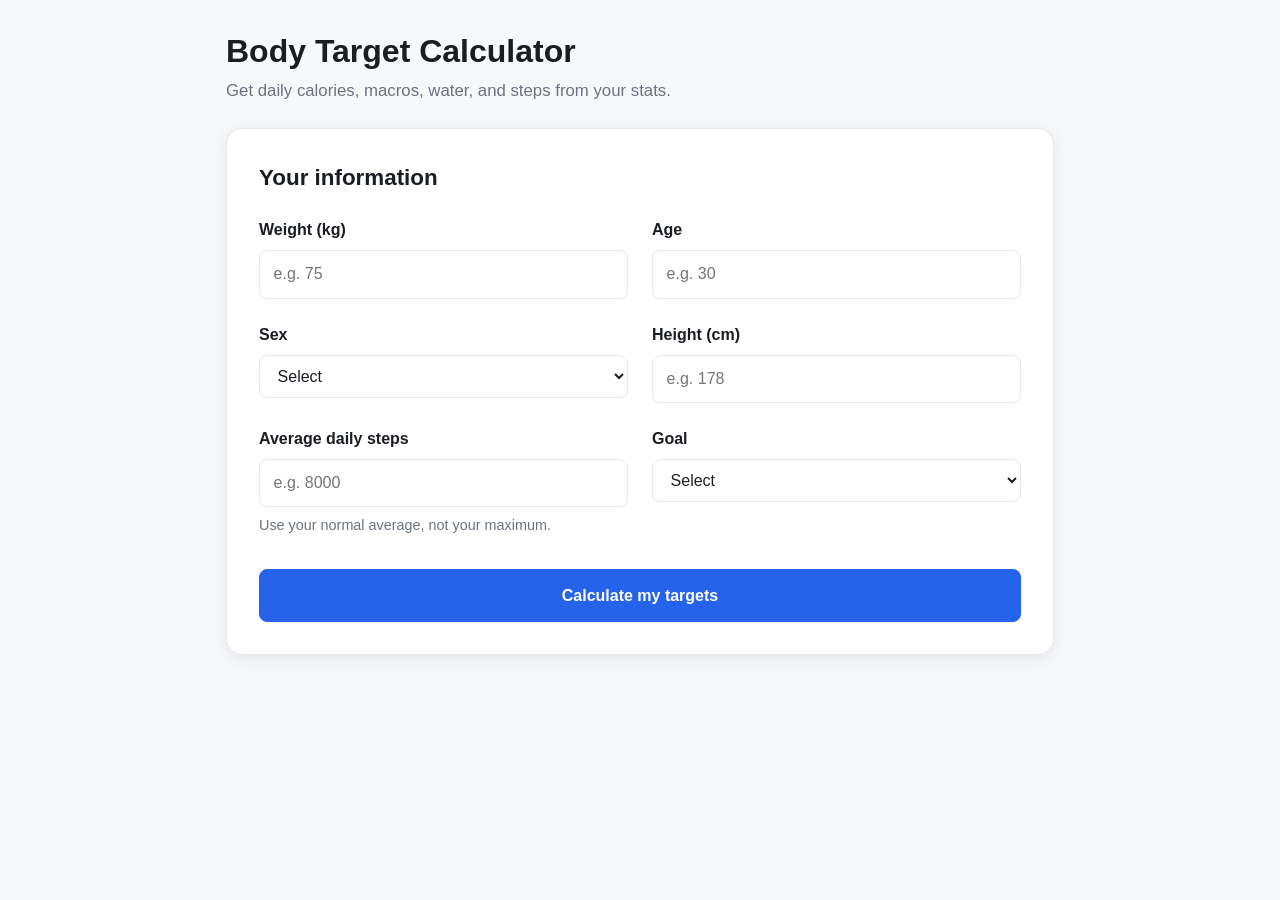
<file: Body Calculator/body-calculator-with-muse-spark/index.html>
<!DOCTYPE html>
<html lang="en">
<head>
  <meta charset="UTF-8">
  <meta name="viewport" content="width=device-width, initial-scale=1.0">
  <title>Body Target Calculator</title>
  <meta name="description" content="Calculate your calorie, macro, water and step targets from weight, height, age, sex, steps and goal.">
  <link rel="stylesheet" href="style.css">
  <script src="app.js" defer></script>
</head>
<body>
  <main class="page">
    <header class="page-header">
      <h1>Body Target Calculator</h1>
      <p class="subtitle">Get daily calories, macros, water, and steps from your stats.</p>
    </header>

    <section class="card" aria-labelledby="info-heading">
      <h2 id="info-heading">Your information</h2>
      <form id="calc-form" novalidate>
        <div class="input-grid">
          <div class="field">
            <label for="weight">Weight (kg)</label>
            <input type="number" id="weight" name="weight" required min="30" max="300" step="0.1" placeholder="e.g. 75" autocomplete="off">
            <p class="error" id="weight-error" aria-live="polite"></p>
          </div>

          <div class="field">
            <label for="age">Age</label>
            <input type="number" id="age" name="age" required min="14" max="90" step="1" placeholder="e.g. 30" autocomplete="off">
            <p class="error" id="age-error" aria-live="polite"></p>
          </div>

          <div class="field">
            <label for="sex">Sex</label>
            <select id="sex" name="sex" required>
              <option value="" disabled selected>Select</option>
              <option value="male">Male</option>
              <option value="female">Female</option>
            </select>
            <p class="error" id="sex-error" aria-live="polite"></p>
          </div>

          <div class="field">
            <label for="height">Height (cm)</label>
            <input type="number" id="height" name="height" required min="120" max="230" step="0.1" placeholder="e.g. 178" autocomplete="off">
            <p class="error" id="height-error" aria-live="polite"></p>
          </div>

          <div class="field">
            <label for="steps">Average daily steps</label>
            <input type="number" id="steps" name="steps" required min="0" max="40000" step="1" placeholder="e.g. 8000" autocomplete="off" aria-describedby="steps-help steps-error">
            <p class="helper" id="steps-help">Use your normal average, not your maximum.</p>
            <p class="error" id="steps-error" aria-live="polite"></p>
          </div>

          <div class="field">
            <label for="goal">Goal</label>
            <select id="goal" name="goal" required>
              <option value="" disabled selected>Select</option>
              <option value="fat-loss">Fat loss + muscle preservation</option>
              <option value="maintain">Maintain</option>
              <option value="lean-gain">Lean muscle gain</option>
            </select>
            <p class="error" id="goal-error" aria-live="polite"></p>
          </div>
        </div>

        <button type="submit" class="btn-primary">Calculate my targets</button>
      </form>
    </section>

    <section class="card results" id="results" hidden aria-labelledby="results-heading" aria-live="polite">
      <h2 id="results-heading">Your daily targets</h2>
      <div class="results-grid">
        <article class="result-card">
          <h3>Calories</h3>
          <p class="result-value" id="res-calories">—</p>
          <p class="result-unit">kcal / day</p>
        </article>
        <article class="result-card">
          <h3>Protein</h3>
          <p class="result-value" id="res-protein">—</p>
          <p class="result-unit">g / day</p>
        </article>
        <article class="result-card">
          <h3>Carbs</h3>
          <p class="result-value" id="res-carbs">—</p>
          <p class="result-unit">g / day</p>
        </article>
        <article class="result-card">
          <h3>Fat</h3>
          <p class="result-value" id="res-fat">—</p>
          <p class="result-unit">g / day</p>
        </article>
        <article class="result-card">
          <h3>Water</h3>
          <p class="result-value" id="res-water">—</p>
          <p class="result-unit">litres / day</p>
        </article>
        <article class="result-card">
          <h3>Step target</h3>
          <p class="result-value" id="res-steps">—</p>
          <p class="result-unit">steps / day</p>
        </article>
      </div>
      <p class="summary" id="summary-line"></p>
      <button type="button" class="btn-secondary" id="recalculate-btn">Recalculate</button>
    </section>
  </main>
</body>
</html>
</file>
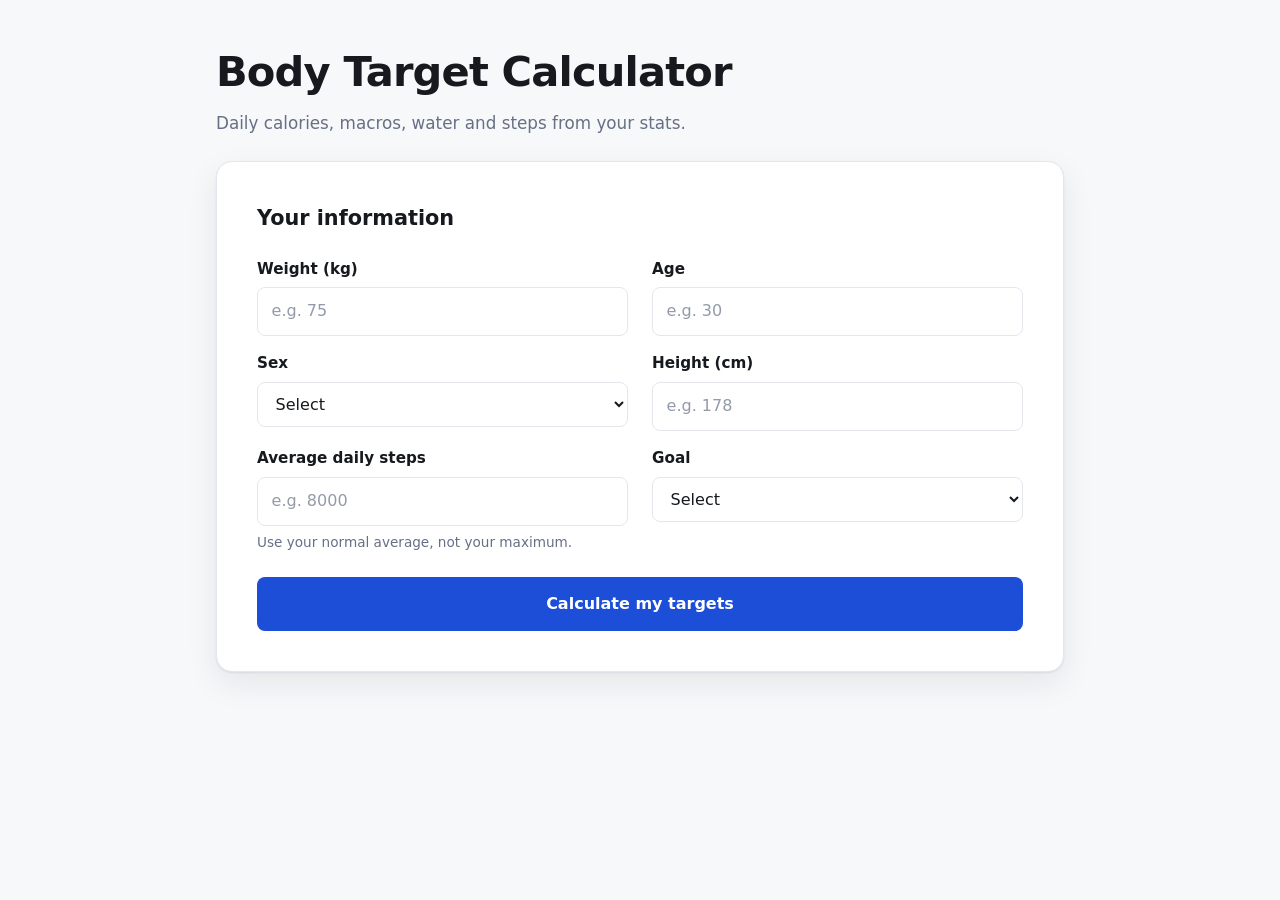
<file: Body Calculator/body-calculator-with-space-bunny/index.html>
<!DOCTYPE html>
<html lang="en">
<head>
  <meta charset="UTF-8">
  <meta name="viewport" content="width=device-width, initial-scale=1.0">
  <title>Body Target Calculator</title>
  <meta name="description" content="Calculate your daily calorie, macro, water and step targets from weight, height, age, sex, steps and goal.">
  <link rel="stylesheet" href="style.css">
  <script src="app.js" defer></script>
</head>
<body>
  <main class="page">

    <header class="page-header">
      <h1>Body Target Calculator</h1>
      <p class="subtitle">Daily calories, macros, water and steps from your stats.</p>
    </header>

    <section class="card" aria-labelledby="info-heading">
      <h2 id="info-heading">Your information</h2>

      <form id="calc-form" novalidate>
        <div class="input-grid">

          <div class="field">
            <label for="weight">Weight (kg)</label>
            <input type="number" id="weight" name="weight" required min="30" max="300" step="0.1" placeholder="e.g. 75">
            <p class="error" id="weight-error" aria-live="polite"></p>
          </div>

          <div class="field">
            <label for="age">Age</label>
            <input type="number" id="age" name="age" required min="14" max="90" step="1" placeholder="e.g. 30">
            <p class="error" id="age-error" aria-live="polite"></p>
          </div>

          <div class="field">
            <label for="sex">Sex</label>
            <select id="sex" name="sex" required>
              <option value="" selected disabled>Select</option>
              <option value="male">Male</option>
              <option value="female">Female</option>
            </select>
            <p class="error" id="sex-error" aria-live="polite"></p>
          </div>

          <div class="field">
            <label for="height">Height (cm)</label>
            <input type="number" id="height" name="height" required min="120" max="230" step="0.1" placeholder="e.g. 178">
            <p class="error" id="height-error" aria-live="polite"></p>
          </div>

          <div class="field">
            <label for="steps">Average daily steps</label>
            <input type="number" id="steps" name="steps" required min="0" max="40000" step="1" placeholder="e.g. 8000" aria-describedby="steps-helper">
            <p class="helper" id="steps-helper">Use your normal average, not your maximum.</p>
            <p class="error" id="steps-error" aria-live="polite"></p>
          </div>

          <div class="field">
            <label for="goal">Goal</label>
            <select id="goal" name="goal" required>
              <option value="" selected disabled>Select</option>
              <option value="fat-loss">Fat loss + muscle preservation</option>
              <option value="maintain">Maintain</option>
              <option value="lean-gain">Lean muscle gain</option>
            </select>
            <p class="error" id="goal-error" aria-live="polite"></p>
          </div>

        </div>

        <button type="submit" class="btn btn-primary">Calculate my targets</button>
      </form>
    </section>

    <section class="card results" id="results" hidden aria-labelledby="results-heading">
      <h2 id="results-heading">Your daily targets</h2>

      <div class="results-grid">
        <article class="result-card">
          <h3 class="result-label">Calories</h3>
          <p class="result-value" id="res-calories">—</p>
          <p class="result-unit">kcal / day</p>
        </article>

        <article class="result-card">
          <h3 class="result-label">Protein</h3>
          <p class="result-value" id="res-protein">—</p>
          <p class="result-unit">g / day</p>
        </article>

        <article class="result-card">
          <h3 class="result-label">Carbs</h3>
          <p class="result-value" id="res-carbs">—</p>
          <p class="result-unit">g / day</p>
        </article>

        <article class="result-card">
          <h3 class="result-label">Fat</h3>
          <p class="result-value" id="res-fat">—</p>
          <p class="result-unit">g / day</p>
        </article>

        <article class="result-card">
          <h3 class="result-label">Water</h3>
          <p class="result-value" id="res-water">—</p>
          <p class="result-unit">litres / day</p>
        </article>

        <article class="result-card">
          <h3 class="result-label">Step target</h3>
          <p class="result-value" id="res-steps">—</p>
          <p class="result-unit">steps / day</p>
        </article>
      </div>

      <p class="summary" id="summary"></p>

      <button type="button" class="btn btn-secondary" id="recalculate">Recalculate</button>
    </section>

  </main>
</body>
</html>
</file>
<file: Body Calculator/body-calculator-with-muse-spark/style.css>
:root {
  --color-bg: #F7F8FA;
  --color-card: #ffffff;
  --color-text: #1a1d21;
  --color-muted: #6b7280;
  --color-border: #e5e7eb;
  --color-accent: #2563eb;
  --color-accent-hover: #1d4ed8;
  --color-accent-contrast: #ffffff;
  --color-error: #b91c1c;
  --color-focus: #2563eb;

  --space-xs: 0.5rem;
  --space-sm: 0.75rem;
  --space-md: 1rem;
  --space-lg: 1.5rem;
  --space-xl: 2rem;
  --space-2xl: 3rem;

  --radius-sm: 8px;
  --radius-md: 16px;
  --radius-lg: 20px;

  --shadow: 0 4px 16px rgba(16, 24, 40, 0.08);
  --font-stack: -apple-system, BlinkMacSystemFont, "Segoe UI", Roboto, Helvetica, Arial, sans-serif, "Apple Color Emoji", "Segoe UI Emoji";
}

@media (prefers-color-scheme: dark) {
  :root {
    --color-bg: #111418;
    --color-card: #1c2027;
    --color-text: #f1f3f5;
    --color-muted: #a1a8b3;
    --color-border: #2e343e;
    --color-accent: #6ea1ff;
    --color-accent-hover: #8db4ff;
    --color-accent-contrast: #0b1220;
    --color-error: #ff9a9a;
    --color-focus: #6ea1ff;
    --shadow: 0 4px 20px rgba(0, 0, 0, 0.45);
  }
}

* {
  box-sizing: border-box;
}

body {
  margin: 0;
  font-family: var(--font-stack);
  background: var(--color-bg);
  color: var(--color-text);
  line-height: 1.5;
}

.page {
  max-width: 860px;
  margin: 0 auto;
  padding: var(--space-xl) var(--space-md) var(--space-2xl);
}

.page-header {
  margin-bottom: var(--space-lg);
}

.page-header h1 {
  font-size: 2rem;
  line-height: 1.2;
  margin: 0 0 var(--space-xs);
  font-weight: 800;
}

.subtitle {
  margin: 0;
  color: var(--color-muted);
  font-size: 1.05rem;
}

.card {
  background: var(--color-card);
  border: 1px solid var(--color-border);
  border-radius: var(--radius-md);
  box-shadow: var(--shadow);
  padding: var(--space-xl);
}

.card h2 {
  margin: 0 0 var(--space-lg);
  font-size: 1.4rem;
  font-weight: 750;
}

.input-grid {
  display: grid;
  grid-template-columns: 1fr;
  gap: var(--space-lg);
  margin-bottom: var(--space-xl);
}

@media (min-width: 640px) {
  .input-grid {
    grid-template-columns: 1fr 1fr;
  }
}

.field label {
  display: block;
  font-weight: 650;
  margin-bottom: var(--space-xs);
}

.field input,
.field select {
  width: 100%;
  padding: 0.7rem 0.85rem;
  font: inherit;
  color: var(--color-text);
  background: var(--color-card);
  border: 1px solid var(--color-border);
  border-radius: var(--radius-sm);
}

.helper {
  margin: var(--space-xs) 0 0;
  font-size: 0.9rem;
  color: var(--color-muted);
}

.error {
  margin: var(--space-xs) 0 0;
  font-size: 0.9rem;
  color: var(--color-error);
  min-height: 1.2em;
}

.error:empty {
  display: none;
}

input[aria-invalid="true"],
select[aria-invalid="true"] {
  border-color: var(--color-error);
}

.btn-primary,
.btn-secondary {
  font: inherit;
  font-weight: 700;
  border-radius: var(--radius-sm);
  padding: 0.85rem 1.4rem;
  cursor: pointer;
  border: 1px solid transparent;
}

.btn-primary {
  background: var(--color-accent);
  color: var(--color-accent-contrast);
  border-color: var(--color-accent);
  width: 100%;
}

.btn-primary:hover {
  background: var(--color-accent-hover);
  border-color: var(--color-accent-hover);
}

.btn-secondary {
  background: transparent;
  color: var(--color-text);
  border-color: var(--color-border);
}

:focus-visible {
  outline: 3px solid var(--color-focus);
  outline-offset: 2px;
}

.results {
  margin-top: var(--space-xl);
  opacity: 0;
  transform: translateY(14px);
  transition: opacity 0.35s ease, transform 0.35s ease;
}

.results.is-visible {
  opacity: 1;
  transform: translateY(0);
}

.results-grid {
  display: grid;
  grid-template-columns: 1fr;
  gap: var(--space-md);
  margin-bottom: var(--space-lg);
}

@media (min-width: 640px) {
  .results-grid {
    grid-template-columns: repeat(3, 1fr);
  }
}

.result-card {
  border: 1px solid var(--color-border);
  border-radius: var(--radius-md);
  padding: var(--space-lg);
  text-align: center;
}

.result-card h3 {
  margin: 0 0 var(--space-xs);
  font-size: 0.95rem;
  font-weight: 650;
  color: var(--color-muted);
  text-transform: uppercase;
  letter-spacing: 0.04em;
}

.result-value {
  margin: 0;
  font-size: 1.9rem;
  font-weight: 800;
  color: var(--color-accent);
  line-height: 1.2;
}

.result-unit {
  margin: var(--space-xs) 0 0;
  color: var(--color-muted);
  font-size: 0.9rem;
}

.summary {
  font-size: 1.05rem;
  font-weight: 550;
  margin: 0 0 var(--space-lg);
}

@media (prefers-reduced-motion: reduce) {
  .results {
    transition: none;
    transform: none;
  }
}
</file>
<file: Body Calculator/body-calculator-with-space-bunny/style.css>
:root {
  /* Colors */
  --color-bg: #F7F8FA;
  --color-surface: #ffffff;
  --color-text: #16191d;
  --color-muted: #667085;
  --color-border: #e4e7ec;
  --color-accent: #1d4ed8;
  --color-accent-hover: #1e40af;
  --color-on-accent: #ffffff;
  --color-error: #b42318;
  --color-focus: #1d4ed8;
  --color-shadow: rgba(16, 24, 40, 0.08);

  /* Spacing */
  --space-xs: 0.375rem;
  --space-sm: 0.75rem;
  --space-md: 1rem;
  --space-lg: 1.5rem;
  --space-xl: 2.5rem;

  /* Radii */
  --radius-sm: 8px;
  --radius-md: 10px;
  --radius-lg: 16px;

  /* Type and motion */
  --font-sans: system-ui, -apple-system, "Segoe UI", Roboto, Helvetica, Arial, sans-serif;
  --duration: 400ms;
  --easing: cubic-bezier(0.22, 0.61, 0.36, 1);
}

@media (prefers-color-scheme: dark) {
  :root {
    --color-bg: #0f1115;
    --color-surface: #191c22;
    --color-text: #f2f4f7;
    --color-muted: #9aa4b2;
    --color-border: #2b313b;
    --color-accent: #7aa2ff;
    --color-accent-hover: #98b7ff;
    --color-on-accent: #0f1115;
    --color-error: #ff9a8f;
    --color-focus: #7aa2ff;
    --color-shadow: rgba(0, 0, 0, 0.5);
  }
}

*,
*::before,
*::after {
  box-sizing: border-box;
}

html {
  -webkit-text-size-adjust: 100%;
}

body {
  margin: 0;
  background-color: var(--color-bg);
  color: var(--color-text);
  font-family: var(--font-sans);
  line-height: 1.55;
}

.page {
  max-width: 880px;
  margin: 0 auto;
  padding: var(--space-xl) var(--space-md) calc(var(--space-xl) * 2);
}

.page-header {
  margin-bottom: var(--space-lg);
}

.page-header h1 {
  margin: 0 0 var(--space-xs);
  font-size: clamp(1.9rem, 5vw, 2.6rem);
  font-weight: 800;
  letter-spacing: -0.02em;
}

.subtitle {
  margin: 0;
  color: var(--color-muted);
  font-size: 1.05rem;
}

.card {
  background-color: var(--color-surface);
  border: 1px solid var(--color-border);
  border-radius: var(--radius-lg);
  box-shadow: 0 1px 2px var(--color-shadow), 0 12px 32px var(--color-shadow);
  padding: var(--space-lg);
}

@media (min-width: 640px) {
  .card {
    padding: var(--space-xl);
  }
}

.card h2 {
  margin: 0 0 var(--space-lg);
  font-size: 1.3rem;
  font-weight: 700;
}

.input-grid {
  display: grid;
  grid-template-columns: 1fr;
  gap: var(--space-md);
}

@media (min-width: 640px) {
  .input-grid {
    grid-template-columns: 1fr 1fr;
    gap: var(--space-md) var(--space-lg);
  }
}

.field label {
  display: block;
  margin-bottom: var(--space-xs);
  font-size: 0.95rem;
  font-weight: 600;
}

.field input,
.field select {
  display: block;
  width: 100%;
  padding: 0.7rem 0.85rem;
  font: inherit;
  color: var(--color-text);
  background-color: var(--color-surface);
  border: 1px solid var(--color-border);
  border-radius: var(--radius-sm);
  transition: border-color 150ms ease, box-shadow 150ms ease;
}

.field input::placeholder {
  color: var(--color-muted);
  opacity: 0.7;
}

.field input:hover,
.field select:hover {
  border-color: var(--color-muted);
}

.field input:focus,
.field select:focus {
  outline: none;
  border-color: var(--color-accent);
  box-shadow: 0 0 0 3px color-mix(in srgb, var(--color-accent) 28%, transparent);
}

.helper {
  margin: var(--space-xs) 0 0;
  color: var(--color-muted);
  font-size: 0.85rem;
}

.error {
  margin: var(--space-xs) 0 0;
  color: var(--color-error);
  font-size: 0.85rem;
  font-weight: 500;
}

.error:empty {
  display: none;
}

.field input[aria-invalid="true"],
.field select[aria-invalid="true"] {
  border-color: var(--color-error);
}

.field input[aria-invalid="true"]:focus,
.field select[aria-invalid="true"]:focus {
  box-shadow: 0 0 0 3px color-mix(in srgb, var(--color-error) 28%, transparent);
}

.btn {
  display: inline-block;
  margin-top: var(--space-lg);
  padding: 0.85rem 1.5rem;
  font: inherit;
  font-weight: 700;
  border: 1px solid transparent;
  border-radius: var(--radius-sm);
  cursor: pointer;
  transition: background-color 150ms ease, border-color 150ms ease, color 150ms ease;
}

.btn-primary {
  width: 100%;
  background-color: var(--color-accent);
  color: var(--color-on-accent);
}

.btn-primary:hover {
  background-color: var(--color-accent-hover);
}

.btn-secondary {
  background-color: transparent;
  color: var(--color-text);
  border-color: var(--color-border);
}

.btn-secondary:hover {
  border-color: var(--color-accent);
  color: var(--color-accent);
}

:focus-visible {
  outline: 3px solid var(--color-focus);
  outline-offset: 2px;
  border-radius: var(--radius-sm);
}

.results {
  margin-top: var(--space-lg);
  opacity: 0;
  transform: translateY(16px);
  transition: opacity var(--duration) var(--easing), transform var(--duration) var(--easing);
}

.results.is-visible {
  opacity: 1;
  transform: translateY(0);
}

.results-grid {
  display: grid;
  grid-template-columns: 1fr;
  gap: var(--space-md);
}

@media (min-width: 480px) {
  .results-grid {
    grid-template-columns: repeat(2, 1fr);
  }
}

@media (min-width: 900px) {
  .results-grid {
    grid-template-columns: repeat(3, 1fr);
  }
}

.result-card {
  padding: var(--space-lg) var(--space-md);
  text-align: center;
  background-color: var(--color-bg);
  border: 1px solid var(--color-border);
  border-radius: var(--radius-md);
}

.result-label {
  margin: 0 0 var(--space-xs);
  color: var(--color-muted);
  font-size: 0.8rem;
  font-weight: 600;
  text-transform: uppercase;
  letter-spacing: 0.06em;
}

.result-value {
  margin: 0;
  color: var(--color-accent);
  font-size: 2rem;
  font-weight: 800;
  line-height: 1.2;
  font-variant-numeric: tabular-nums;
}

.result-unit {
  margin: var(--space-xs) 0 0;
  color: var(--color-muted);
  font-size: 0.85rem;
}

.summary {
  margin: var(--space-lg) 0 0;
  padding: var(--space-md);
  color: var(--color-text);
  font-size: 1rem;
  background-color: var(--color-bg);
  border: 1px solid var(--color-border);
  border-radius: var(--radius-md);
}

.summary:empty {
  display: none;
}

@media (prefers-reduced-motion: reduce) {
  *,
  *::before,
  *::after {
    animation-duration: 0.01ms !important;
    animation-iteration-count: 1 !important;
    transition-duration: 0.01ms !important;
    scroll-behavior: auto !important;
  }

  .results,
  .results.is-visible {
    opacity: 1;
    transform: none;
  }
}
</file>
